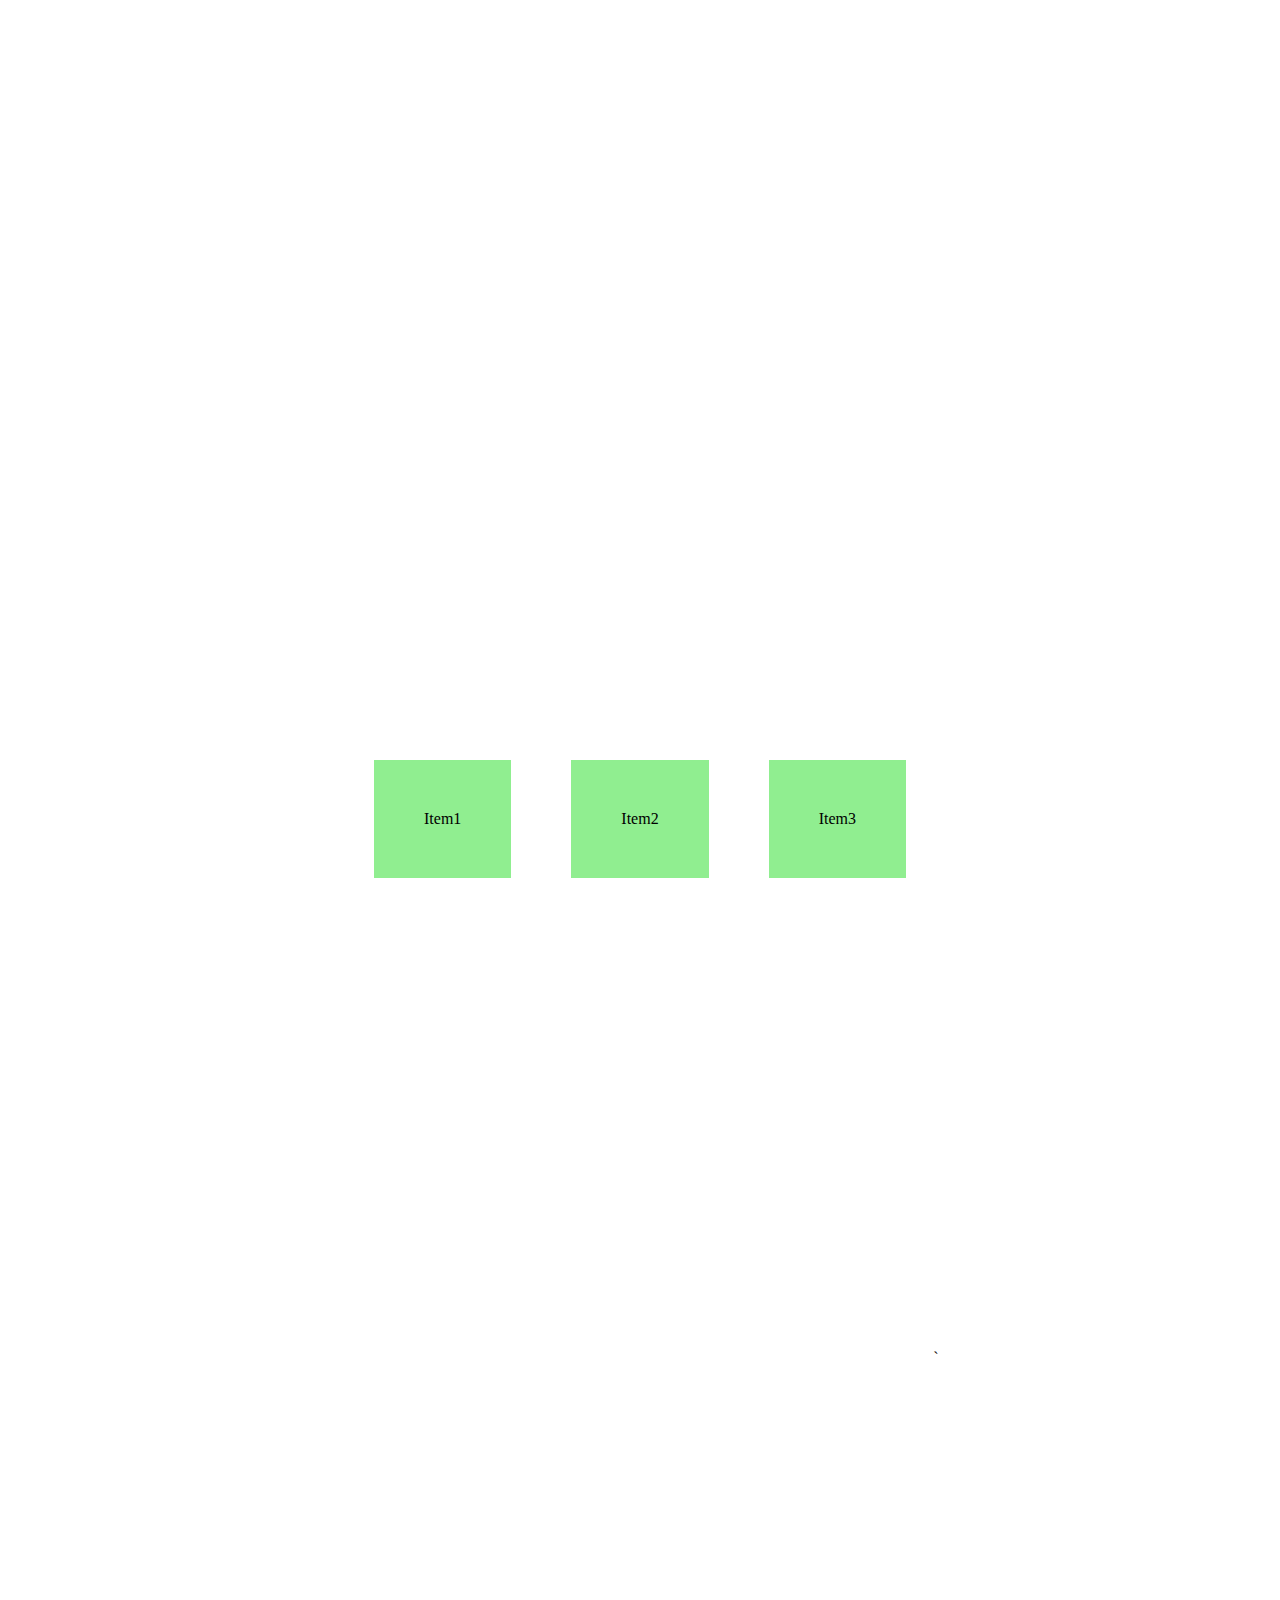
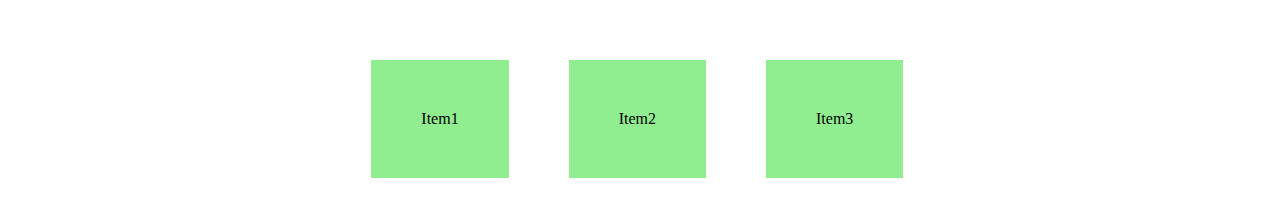
<file: Alisher (15)/index.html>
<!DOCTYPE html>
<html lang="en">
<head>
    <meta charset="UTF-8">
    <meta name="viewport" content="width=device-width, initial-scale=1.0">
    <title>Document</title>
    <link rel="stylesheet" href="style.css">
</head>
<body>
    <div class="container">
        <div class="item">Item1</div>
        <div class="item">Item2</div>
        <div class="item">Item3</div>
    </div>  
    <div class="container">
        <div class="item">Item1</div>
        <div class="item">Item2</div>
        <div class="item">Item3</div>
</body>
</html>                             
 



































































































      

 























































`
</file>
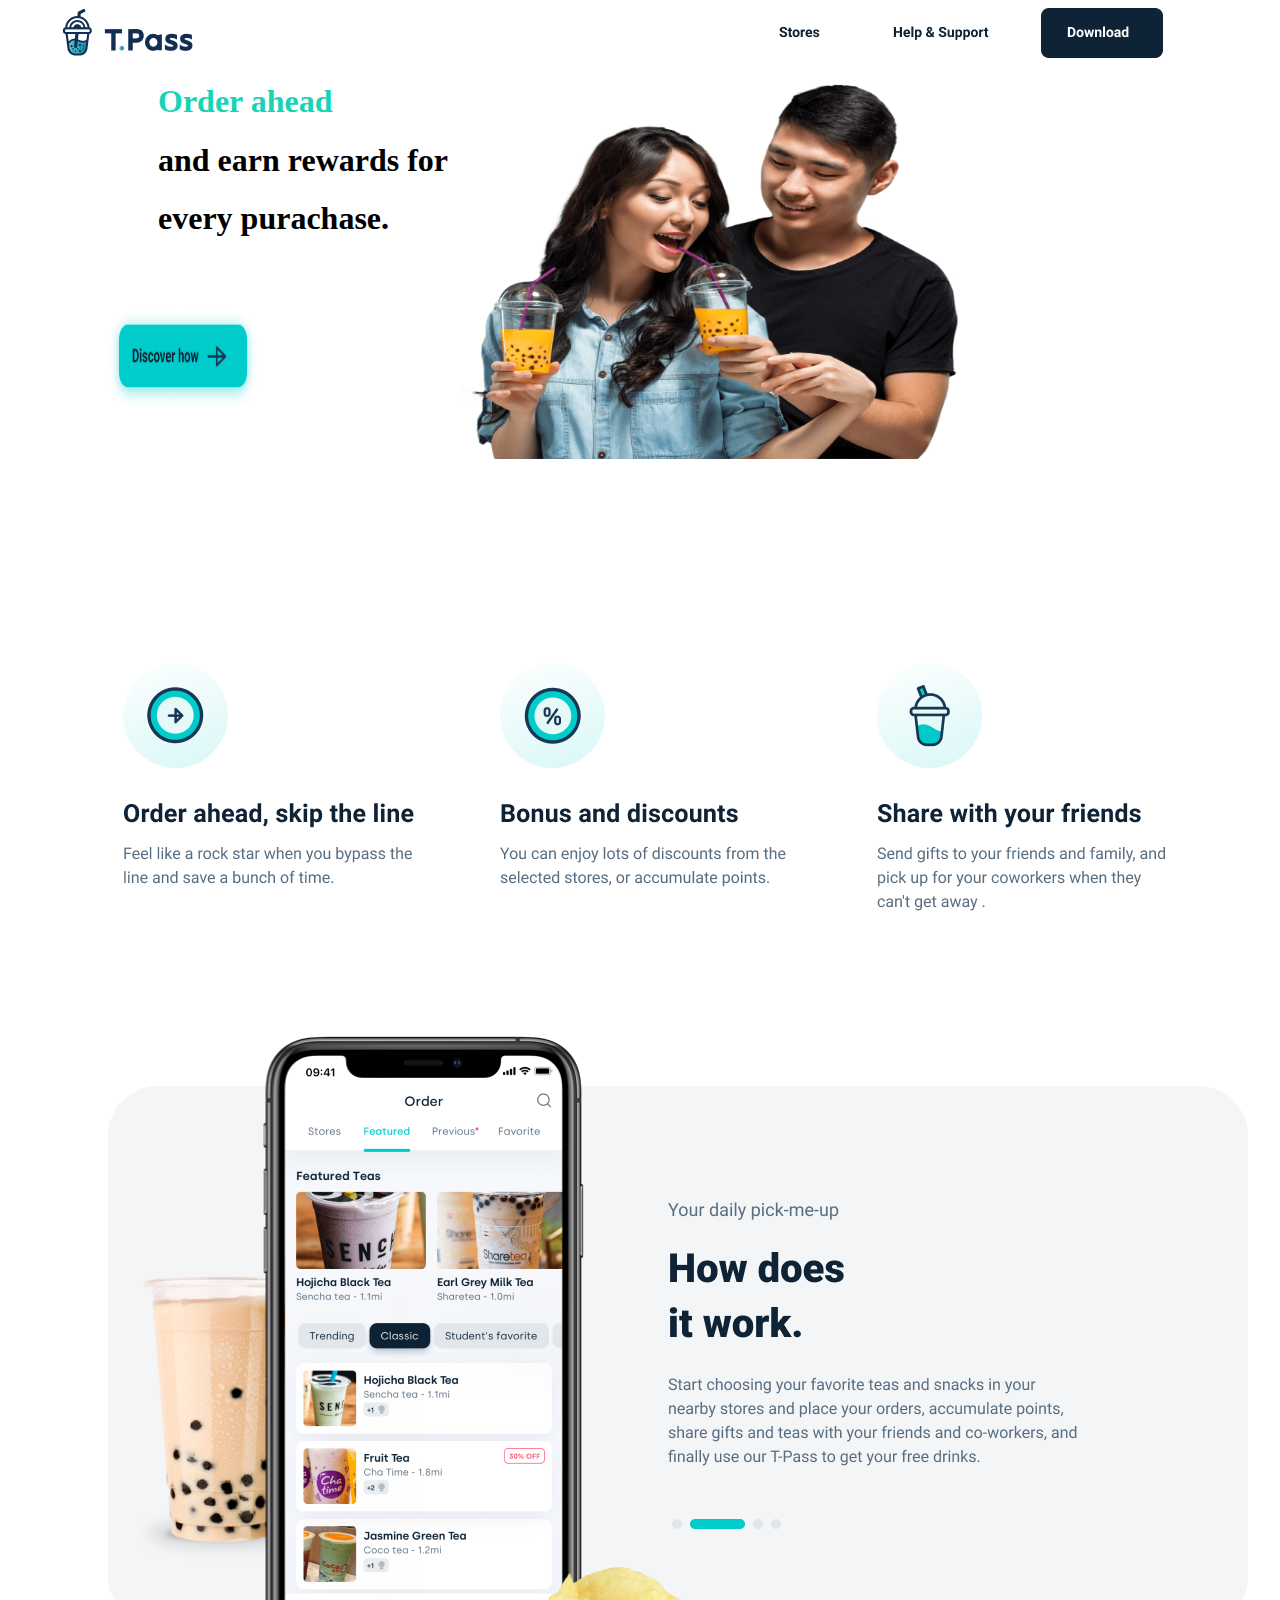
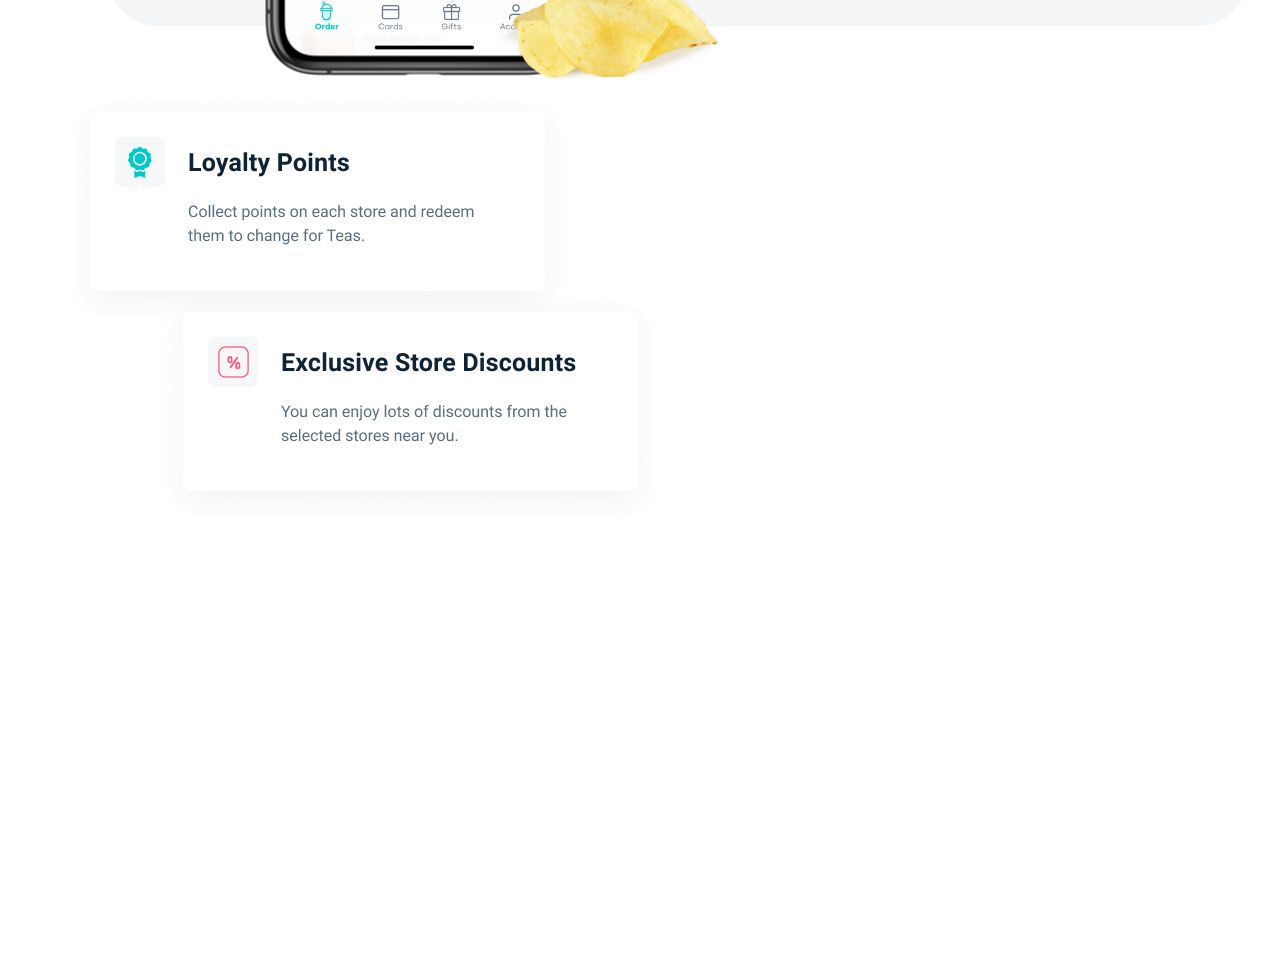
<file: bunyodbek.html>
<!DOCTYPE html>
<html lang="en">
<head>
    <meta charset="UTF-8">
    <meta name="viewport" content="width=device-width, initial-scale=1.0">
    <title>Document</title>
</head>
<body>
    <div>
    <img src="Frame (2).png" alt="gthtyj">
    <h1 style="color: rgb(25, 211, 180);">Order ahead</h1>
    <h1>and earn rewards for</h1>
    <h1>every purachase.</h1>
    <img class="sal" src="Frame (3).png" alt="kil;">
    <img src="Rectangle.png" alt="kill" class="sam">
    </div>
    <div>
        <img src="Frame (4).png" alt="htu" style="position: relative; left: 100px;">
        <img src="Frame (5).png" alt="dsag" style="position: relative; top: 100px; left: 100px;">
    </div>
    <div>
    <img src="Frame (8).png" alt="tit"  class="kul">
    <img src="Frame (9).png" alt="toi" class="you">
    <img src="Frame (11).png" alt="opa" class="toe">
    </div>
</body>
<style>
    h1 {
        position: relative;
        left: 150px;
    }
    h2 {
        position: relative;
        left: 100px;
    
    }
    .sal {
        width: 150px;
        height: 100px;
        position: relative;
        left: 100px;
        bottom: 250px;
    }
    .sam {
        width: 500px;
        height: 400px;
        position: relative;
        left: 300px;
        bottom: 200px;
    
    }
    .kul {
    position: relative;
    top:100px;
    left: 50px;
    }
    .you {
    position: relative;
    right: 100px;
    top: 300px;
    right: 380px;
    }
    .toe{
    position: relative;
    top: 500px;
    right: 1000px;
    }
</style>
</html>
</file>
<file: Alisher (15)/style.css>
.container {
    display: flex;/*Flex konteynerini yaratish*/
}
.container {
display: flex;
    justify-content: center;/*Gorinzontal hizalash*/
    align-items: center;/*Vertikal hizalash*/
}
.container {
    display:flex;
    justify-content: space-between;/*Elemennnnnntlarni orasida teng boshliq*/
}
.item {
    align-self: flex-end;/*Bu elementni faqat pastga hizalaydi*/
}
.grid-container {
    display:grid;/*Grid konteyneri faollashtirish*/
}
.grid-container{
    display:grid;
    grid-template-columns: 1fr 1fr 1fr;/*Uchta ustun yarating*/
    grid-template-rows: 100px 1000px;/*Ikki qatorli tartib*/
}
.item1 {
    grid-column: 1/2;/*Birinchi ustunda joylashdi*/
    grid-row:1/2; /*Birinchi satrda joylashdi*/
}
.grid-container {
    display: grid;
    grid-template-columns: 1fr 1fr 1fr;
    gap:20px/*Elementlar orasida orasidagi boshliq*/
}
.grid-container {
    display:grid;
    grid-template-columns: repeat(auto-fill,minmax(20px,1fr));
}
.container {
    display:flex;
    justify-content: center;
    align-items: center;
    height:100vh;/*Ekranning toliq balandligi*/
}
.item {
    padding:50px;
    background-color: lightblue;
    margin:30px;
}
.grid-container {
    display: grid;
    grid-template-columns: repeat(3,1fr);/*Uchta ustunli grid*/
    gap:20px/*Boshliqlar*/
}
.item {
    background-color: lightgreen;
    padding:50px;
}
.container {
    display:flex;
    justify-content: center;
    align-items: center;
    height:100vh;/*ekraning qishiqligi*/
}
.grid-container{
    display:grid;
    grid-template-columns: repeat(auto-fill,minmax(20px,1fr));  
}
</file>
